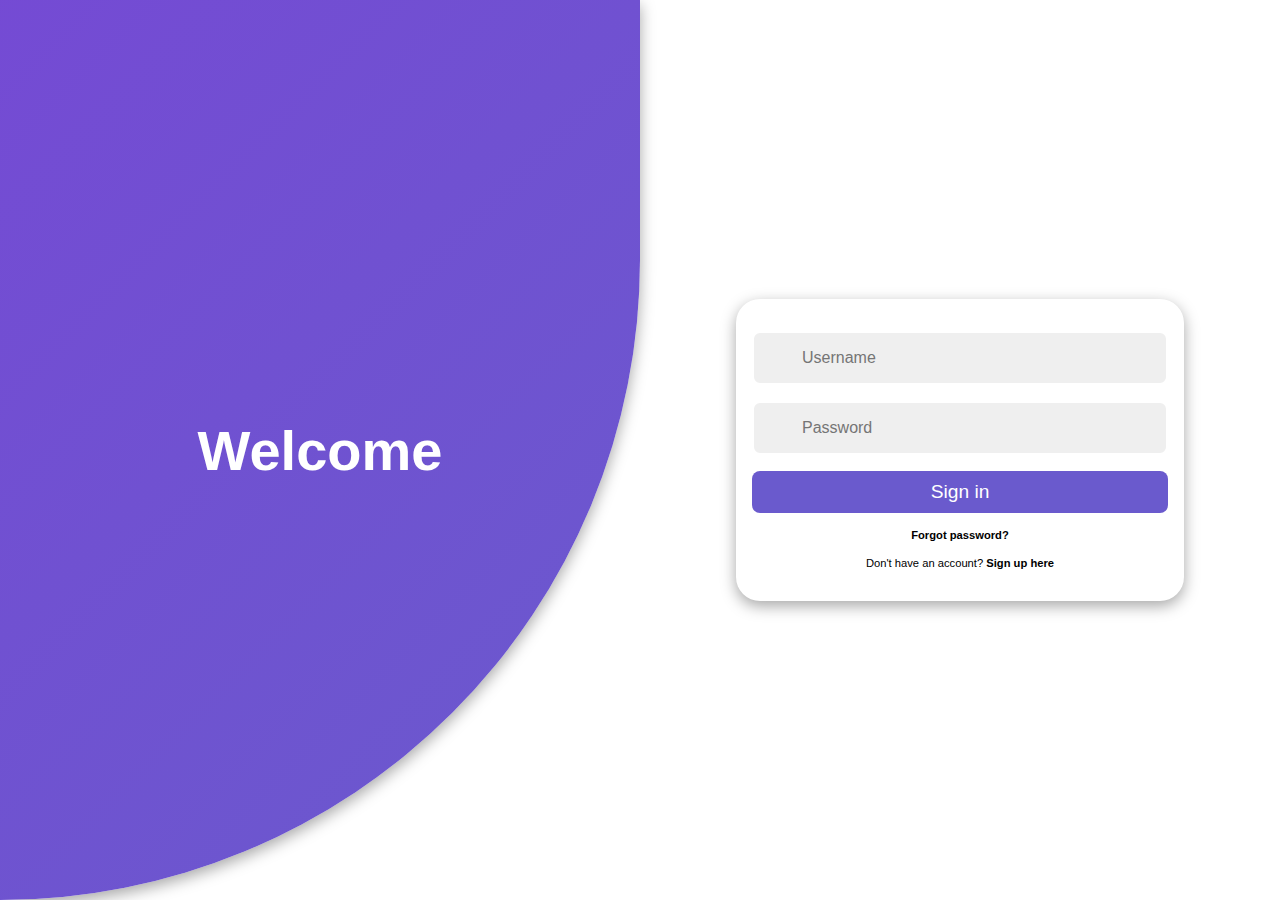
<file: index.html>
<!DOCTYPE html>
<html lang="en">
<head>
  <meta charset="UTF-8">
  <meta name="viewport" content="width=device-width, initial-scale=1">
  <title>Custom Login Modal</title>
  <link rel="stylesheet" href="index.css">
</head>
<body>

<div id="container" class="container">
		<!-- FORM SECTION -->
		<div class="row">
			<!-- SIGN UP -->
			<div class="col align-items-center flex-col sign-up">
				<div class="form-wrapper align-items-center">
					<div class="form sign-up">
						<div class="input-group">
							<i class='bx bxs-user'></i>
							<input type="text" placeholder="Username">
						</div>
						<div class="input-group">
							<i class='bx bx-mail-send'></i>
							<input type="email" placeholder="Email">
						</div>
						<div class="input-group">
							<i class='bx bxs-lock-alt'></i>
							<input type="password" placeholder="Password">
						</div>
						<div class="input-group">
							<i class='bx bxs-lock-alt'></i>
							<input type="password" placeholder="Confirm password">
						</div>
						<button href="game.html">
							Sign up
						</button>
						<p>
							<span>
								Already have an account?
							</span>
							<b onclick="toggle()" class="pointer">
								Sign in here
							</b>
						</p>
					</div>
				</div>
			
			</div>
			<!-- END SIGN UP -->
			<!-- SIGN IN -->
			<div class="col align-items-center flex-col sign-in">
				<div class="form-wrapper align-items-center">
					<div class="form sign-in">
						<div class="input-group">
							<i class='bx bxs-user'></i>
							<input type="text" placeholder="Username">
						</div>
						<div class="input-group">
							<i class='bx bxs-lock-alt'></i>
							<input type="password" placeholder="Password">
						</div>
						<button href="game.html">
							Sign in
						</button>
						<p>
							<b>
								Forgot password?
							</b>
						</p>
						<p>
							<span>
								Don't have an account?
							</span>
							<b onclick="toggle()" class="pointer">
								Sign up here
							</b>
						</p>
					</div>
				</div>
				<div class="form-wrapper">
		
				</div>
			</div>
			<!-- END SIGN IN -->
		</div>
		<!-- END FORM SECTION -->
		<!-- CONTENT SECTION -->
		<div class="row content-row">
			<!-- SIGN IN CONTENT -->
			<div class="col align-items-center flex-col">
				<div class="text sign-in">
					<h2>
						Welcome
					</h2>
	
				</div>
				<div class="img sign-in">
		
				</div>
			</div>
			<!-- END SIGN IN CONTENT -->
			<!-- SIGN UP CONTENT -->
			<div class="col align-items-center flex-col">
				<div class="img sign-up">
				
				</div>
				<div class="text sign-up">
					<h2>
						Join with us
					</h2>
	
				</div>
			</div>
			<!-- END SIGN UP CONTENT -->
		</div>
		<!-- END CONTENT SECTION -->
	</div>


<script>
let container = document.getElementById('container')

toggle = () => {
	container.classList.toggle('sign-in')
	container.classList.toggle('sign-up')
}

setTimeout(() => {
	container.classList.add('sign-in')
}, 200)

document.querySelector('.form.sign-in button').addEventListener('click', () => {
  const username = document.querySelector('.form.sign-in input[type="text"]').value;
  const password = document.querySelector('.form.sign-in input[type="password"]').value;

  if (!username || !password) {
    alert("Please fill in all fields");
  } else {
    // Redirect or validate
    window.location.href = "game.html";
  }
});

document.querySelector('.form.sign-up button').addEventListener('click', () => {
  const username = document.querySelector('.form.sign-up input[type="text"]').value;
  const email = document.querySelector('.form.sign-up input[type="email"]').value;
  const password = document.querySelector('.form.sign-up input[type="password"]').value;

  if (!username || !email || !password) {
    alert("Please complete all fields");
  } else {
    localStorage.setItem("user", JSON.stringify({ username, email, password }));
    alert("Account created!");
    toggle(); // Switch to sign-in view
  }
});


</script>
<script src="https://code.jquery.com/jquery-3.6.0.min.js"></script>
</body>
</html>
</file>
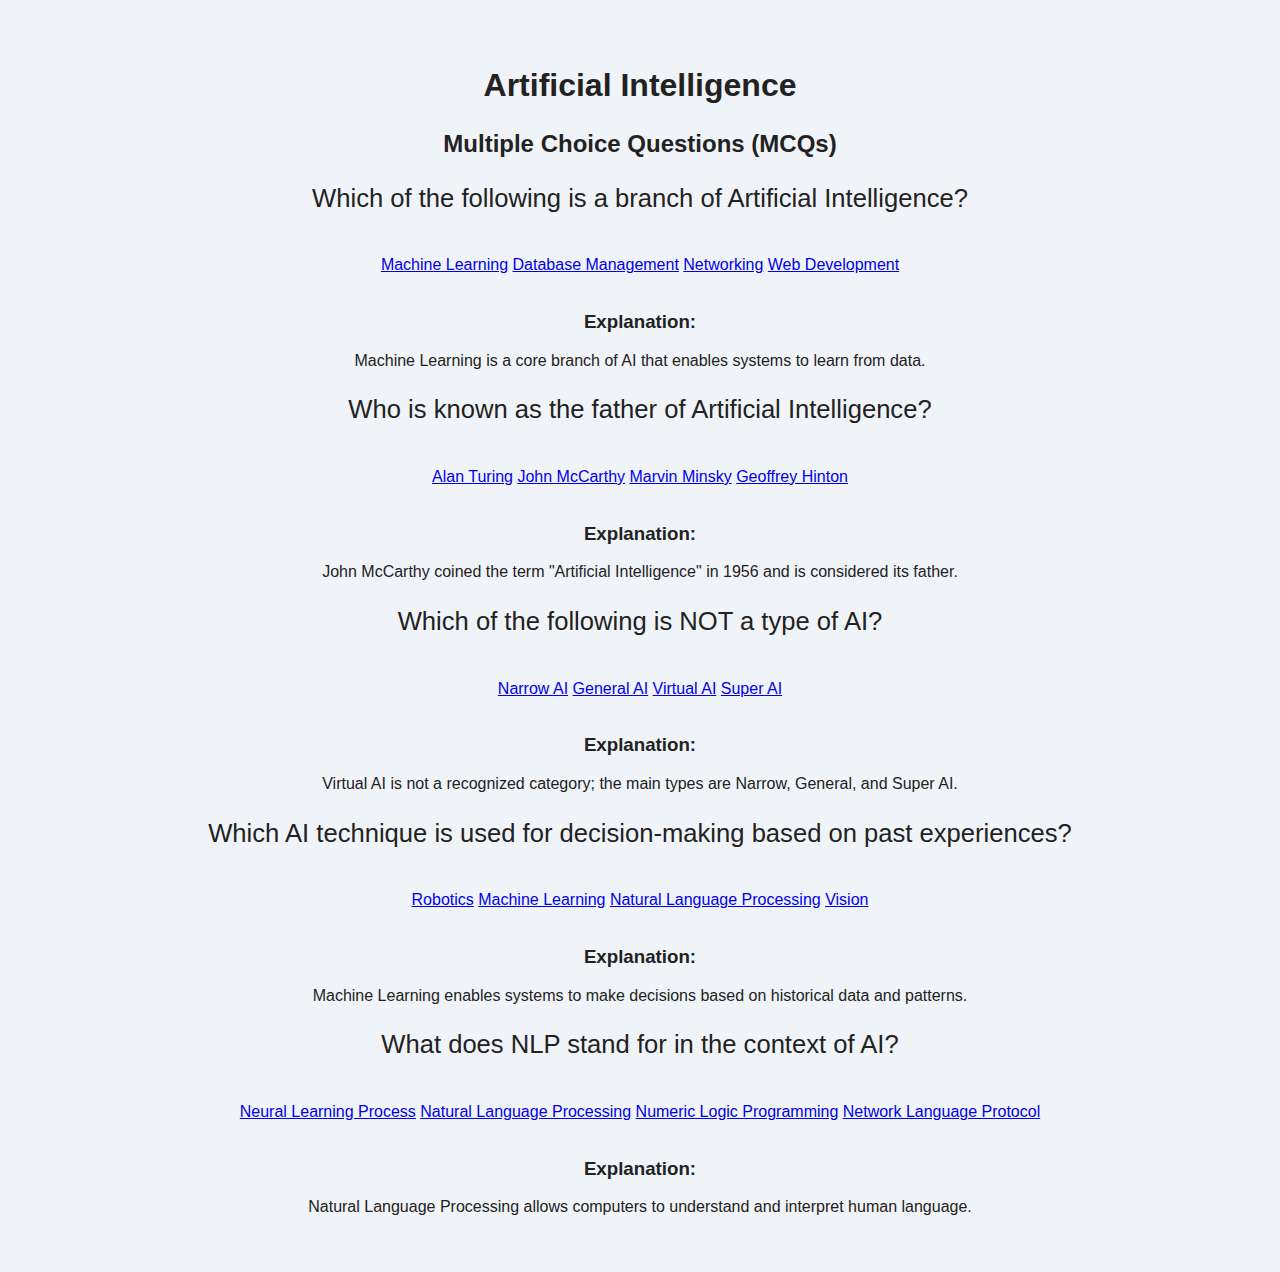
<file: game.html>
<!DOCTYPE html>
<html lang="en">
<head>
  <meta charset="UTF-8">
  <title>Artificial Intelligence - MCQs</title>
   <link href="game.css" rel="stylesheet" />
</head>
<body>

<div class="ans">
  <h2 style="font-size: 2rem;">Artificial Intelligence</h2>
  <h3 style="font-size: 1.5rem;">Multiple Choice Questions (MCQs)</h3>
</div>

  <!-- Question 1 -->
  <div class="QA">
    <div class="Q" id="Q1">
      <p style="font-size: 1.6rem;">Which of the following is a branch of Artificial Intelligence?</p><br>
      <a class="true selected" href="#" style="text-align: center;">Machine Learning</a>
      <a class="false" href="#" style="text-align: center;">Database Management</a>
      <a class="false" href="#" style="text-align: center;">Networking</a>
      <a class="false" href="#" style="text-align: center;">Web Development</a>
    </div><br>
    <div class="A" id="A1">
      <h3>Explanation:</h3>
      <p>Machine Learning is a core branch of AI that enables systems to learn from data.</p>
    </div>
  </div>

  <!-- Question 2 -->
  <div class="QA">
    <div class="Q" id="Q2">
      <p style="font-size: 1.6rem;">Who is known as the father of Artificial Intelligence?</p><br>
      <a class="false" href="#" style="text-align: center;">Alan Turing</a>
      <a class="true selected" href="#" style="text-align: center;">John McCarthy</a>
      <a class="false" href="#" style="text-align: center;">Marvin Minsky</a>
      <a class="false" href="#" style="text-align: center;">Geoffrey Hinton</a>
    </div><br>
    <div class="A" id="A2">
      <h3>Explanation:</h3>
      <p>John McCarthy coined the term "Artificial Intelligence" in 1956 and is considered its father.</p>
    </div>
  </div>

  <!-- Question 3 -->
  <div class="QA">
    <div class="Q" id="Q3">
      <p style="font-size: 1.6rem;">Which of the following is NOT a type of AI?</p><br>
      <a class="false" href="#" style="text-align: center;">Narrow AI</a>
      <a class="false" href="#" style="text-align: center;">General AI</a>
      <a class="true selected" href="#" style="text-align: center;">Virtual AI</a>
      <a class="false" href="#" style="text-align: center;">Super AI</a>
    </div><br>
    <div class="A" id="A3">
      <h3>Explanation:</h3>
      <p>Virtual AI is not a recognized category; the main types are Narrow, General, and Super AI.</p>
    </div>
  </div>

  <!-- Question 4 -->
  <div class="QA">
    <div class="Q" id="Q4">
      <p style="font-size: 1.6rem;">Which AI technique is used for decision-making based on past experiences?</p><br>
      <a class="false" href="#" style="text-align: center;"><span></span>Robotics</a>
      <a class="true selected" href="#" style="text-align: center;">Machine Learning</a>
      <a class="false" href="#" style="text-align: center;">Natural Language Processing</a>
      <a class="false" href="#" style="text-align: center;">Vision</a>
    </div><br>
    <div class="A" id="A4">
      <h3>Explanation:</h3>
      <p>Machine Learning enables systems to make decisions based on historical data and patterns.</p>
    </div>
  </div>

  <!-- Question 5 -->
  <div class="QA">
    <div class="Q" id="Q5">
      <p style="font-size: 1.6rem;">What does NLP stand for in the context of AI?</p><br>
      <a class="false" href="#" style="text-align: center;"><span></span>Neural Learning Process</a>
      <a class="true selected" href="#" style="text-align: center;">Natural Language Processing</a>
      <a class="false" href="#" style="text-align: center;">Numeric Logic Programming</a>
      <a class="false" href="#" style="text-align: center;">Network Language Protocol</a>
    </div><br>
    <div class="A" id="A5">
      <h3>Explanation:</h3>
      <p>Natural Language Processing allows computers to understand and interpret human language.</p>
    </div>
  </div>

</body>
</html>

  <!-- <h3>Answer : B</h3> -->
<!-- <span>B</span> -->
 <!-- <span class="correct"></span> -->
</file>
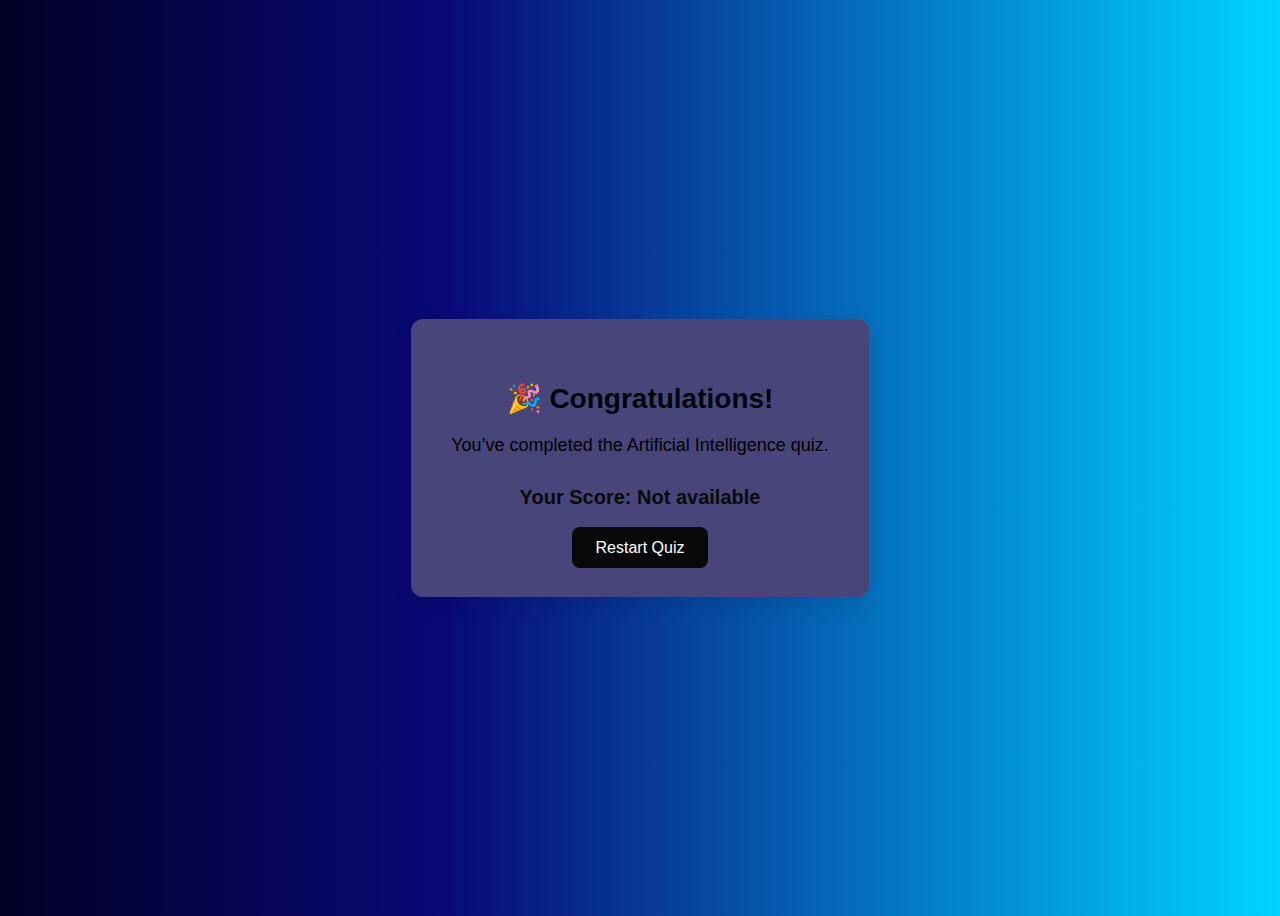
<file: last_page.html>
<!DOCTYPE html>
<html lang="en">
<head>
  <meta charset="UTF-8">
  <title>Quiz Completed</title>
 <link href="last_page.css" rel="stylesheet" />
</head>
<body>

  <div class="last-page">
    <h2>🎉 Congratulations!</h2>
    <p>You’ve completed the Artificial Intelligence quiz.</p>
    <div class="score" id="scoreDisplay">Your Score: -- / 5</div>
    <a href="index.html" class="btn">Restart Quiz</a>
  </div>
 <script>
    // Retrieve score from localStorage
    const score = localStorage.getItem('quizScore');
    const total = 5; // Total number of questions

    if (score !== null) {
      document.getElementById('scoreDisplay').textContent = `Your Score: ${score} / ${total} (${Math.round((score / total) * 100)}%)`;
    } else {
      document.getElementById('scoreDisplay').textContent = `Your Score: Not available`;
    }
  </script>
</body>
</html>
</file>
<file: index.css>
:root {
    --primary-color: #6A5ACD;        /* Slate Blue */
    --secondary-color: #8A2BE2;      /* Blue Violet */
    --black: #000000;
    --white: #ffffff;
    --gray: #efefef;
    --gray-2: #757575;

    --facebook-color: #4267B2;
    --google-color: #DB4437;
    --twitter-color: #1DA1F2;
    --insta-color: #E1306C;
}

@import url('https://fonts.googleapis.com/css2?family=Poppins:wght@200;300;400;500;600&display=swap');

* {
    font-family: 'Poppins', sans-serif;
    margin: 0;
    padding: 0;
    box-sizing: border-box;
}

html,
body {
    height: 100vh;
    overflow: hidden;
}

.container {
    position: relative;
    min-height: 100vh;
    overflow: hidden;
}

.row {
    display: flex;
    flex-wrap: wrap;
    height: 100vh;
}

.col {
    width: 50%;
}

.align-items-center {
    display: flex;
    align-items: center;
    justify-content: center;
    text-align: center;
}

.form-wrapper {
    width: 100%;
    max-width: 28rem;
}

.form {
    padding: 1rem;
    background-color: var(--white);
    border-radius: 1.5rem;
    width: 100%;
    box-shadow: rgba(0, 0, 0, 0.35) 0px 5px 15px;
    transform: scale(0);
    transition: .5s ease-in-out;
    transition-delay: 1s;
}

.input-group {
    position: relative;
    width: 100%;
    margin: 1rem 0;
}

.input-group i {
    position: absolute;
    top: 50%;
    left: 1rem;
    transform: translateY(-50%);
    font-size: 1.4rem;
    color: var(--gray-2);
}

.input-group input {
    width: 100%;
    padding: 1rem 3rem;
    font-size: 1rem;
    background-color: var(--gray);
    border-radius: .5rem;
    border: 0.125rem solid var(--white);
    outline: none;
}

.input-group input:focus {
    border: 0.125rem solid var(--primary-color);
}

.form button {
    cursor: pointer;
    width: 100%;
    padding: .6rem 0;
    border-radius: .5rem;
    border: none;
    background-color: var(--primary-color);
    color: var(--white);
    font-size: 1.2rem;
    outline: none;
}

.form p {
    margin: 1rem 0;
    font-size: .7rem;
}

.flex-col {
    flex-direction: column;
}

.social-list {
    margin: 2rem 0;
    padding: 1rem;
    border-radius: 1.5rem;
    width: 100%;
    box-shadow: rgba(0, 0, 0, 0.35) 0px 5px 15px;
    transform: scale(0);
    transition: .5s ease-in-out;
    transition-delay: 1.2s;
}

.social-list>div {
    color: var(--white);
    margin: 0 .5rem;
    padding: .7rem;
    cursor: pointer;
    border-radius: .5rem;
    cursor: pointer;
    transform: scale(0);
    transition: .5s ease-in-out;
}

.social-list>div:nth-child(1) {
    transition-delay: 1.4s;
}

.social-list>div:nth-child(2) {
    transition-delay: 1.6s;
}

.social-list>div:nth-child(3) {
    transition-delay: 1.8s;
}

.social-list>div:nth-child(4) {
    transition-delay: 2s;
}

.social-list>div>i {
    font-size: 1.5rem;
    transition: .4s ease-in-out;
}

.social-list>div:hover i {
    transform: scale(1.5);
}

.facebook-bg {
    background-color: var(--facebook-color);
}

.google-bg {
    background-color: var(--google-color);
}

.twitter-bg {
    background-color: var(--twitter-color);
}

.insta-bg {
    background-color: var(--insta-color);
}

.pointer {
    cursor: pointer;
}

.container.sign-in .form.sign-in,
.container.sign-in .social-list.sign-in,
.container.sign-in .social-list.sign-in>div,
.container.sign-up .form.sign-up,
.container.sign-up .social-list.sign-up,
.container.sign-up .social-list.sign-up>div {
    transform: scale(1);
}

.content-row {
    position: absolute;
    top: 0;
    left: 0;
    pointer-events: none;
    z-index: 6;
    width: 100%;
}

.text {
    margin: 4rem;
    color: var(--white);
}

.text h2 {
    font-size: 3.5rem;
    font-weight: 800;
    margin: 2rem 0;
    transition: 1s ease-in-out;
}

.text p {
    font-weight: 600;
    transition: 1s ease-in-out;
    transition-delay: .2s;
}

.img img {
    width: 30vw;
    transition: 1s ease-in-out;
    transition-delay: .4s;
}

.text.sign-in h2,
.text.sign-in p,
.img.sign-in img {
    transform: translateX(-250%);
}

.text.sign-up h2,
.text.sign-up p,
.img.sign-up img {
    transform: translateX(250%);
}

.container.sign-in .text.sign-in h2,
.container.sign-in .text.sign-in p,
.container.sign-in .img.sign-in img,
.container.sign-up .text.sign-up h2,
.container.sign-up .text.sign-up p,
.container.sign-up .img.sign-up img {
    transform: translateX(0);
}

/* BACKGROUND */

.container::before {
    content: "";
    position: absolute;
    top: 0;
    right: 0;
    height: 100vh;
    width: 300vw;
    transform: translate(35%, 0);
    background-image: linear-gradient(-45deg, var(--primary-color) 0%, var(--secondary-color) 100%);
    transition: 1s ease-in-out;
    z-index: 6;
    box-shadow: rgba(0, 0, 0, 0.35) 0px 5px 15px;
    border-bottom-right-radius: max(50vw, 50vh);
    border-top-left-radius: max(50vw, 50vh);
}

.container.sign-in::before {
    transform: translate(0, 0);
    right: 50%;
}

.container.sign-up::before {
    transform: translate(100%, 0);
    right: 50%;
}

/* RESPONSIVE */

@media only screen and (max-width: 425px) {

    .container::before,
    .container.sign-in::before,
    .container.sign-up::before {
        height: 100vh;
        border-bottom-right-radius: 0;
        border-top-left-radius: 0;
        z-index: 0;
        transform: none;
        right: 0;
    }

    .container.sign-in .col.sign-in,
    .container.sign-up .col.sign-up {
        transform: translateY(0);
    }

    .content-row {
        align-items: flex-start !important;
    }

    .content-row .col {
        transform: translateY(0);
        background-color: unset;
    }

    .col {
        width: 100%;
        position: absolute;
        padding: 2rem;
        background-color: var(--white);
        border-top-left-radius: 2rem;
        border-top-right-radius: 2rem;
        transform: translateY(100%);
        transition: 1s ease-in-out;
    }

    .row {
        align-items: flex-end;
        justify-content: flex-end;
    }

    .form,
    .social-list {
        box-shadow: none;
        margin: 0;
        padding: 0;
    }

    .text {
        margin: 0;
    }

    .text p {
        display: none;
    }

    .text h2 {
        margin: .5rem;
        font-size: 2rem;
    }
}
/* ============================= */
/* 📱 PHONE VIEW (up to 767px) */
/* ============================= */
@media only screen and (max-width: 767px) {

  html, body {
    overflow: auto;
    height: auto;
  }

  /* Background gradient adjustments */
  .container::before,
  .container.sign-in::before,
  .container.sign-up::before {
    height: 100%;
    width: 100%;
    right: 0;
    transform: none;
    border-radius: 0;
    box-shadow: none;
  }

  .container {
    min-height: 100vh;
    display: flex;
    flex-direction: column;
    overflow: visible;
  }

  .row {
    flex-direction: column;
    height: auto;
    align-items: center;
    justify-content: center;
  }

  .col {
    width: 100%;
    position: relative;
    padding: 2rem 1.5rem;
    background-color: var(--white);
    border-radius: 1.5rem;
    transform: none;
    box-shadow: none;
  }

  .form-wrapper {
    width: 100%;
    max-width: 22rem;
  }

  .form {
    padding: 1.5rem;
    box-shadow: none;
    border-radius: 1rem;
  }

  .input-group {
    margin: 0.8rem 0;
  }

  .input-group i {
    font-size: 1.2rem;
  }

  .input-group input {
    font-size: 1rem;
    padding: 0.9rem 2.5rem;
  }

  .form button {
    font-size: 1rem;
    padding: 0.9rem;
    margin-top: 0.8rem;
  }

  .text {
    margin: 1rem 0;
    color: var(--primary-color);
    text-align: center;
  }

  .text h2 {
    font-size: 1.8rem;
    margin-bottom: 1rem;
  }

  .text p {
    display: none;
  }

  .img img {
    width: 65vw;
    max-width: 250px;
  }

  /* Hide extra background transitions */
  .content-row {
    position: static;
  }

  /* Hide overlapping animated parts */
  .container.sign-in .text.sign-up,
  .container.sign-up .text.sign-in {
    display: none;
  }
}
</file>
<file: game.css>
:root {
  --primary-color: #00aaff;       /* Sky Blue */
  --secondary-color: #7a42f4;     /* Soft Purple */
  --correct-color: #28a745;       /* Green */
  --wrong-color: #dc3545;         /* Red */
  --text-color: #222;
  --background: #f0f4f8;
  --card-bg: #ffffff;
  --option-bg: #e0ecff;
  --option-text: #000;
}

body {
  font-family: Arial, sans-serif;
  background: var(--background);
  color: var(--text-color);
  text-align: center;
  padding: 40px 20px;
  margin: 0;
}

.container {
  max-width: 700px;
  margin: auto;
  background: var(--card-bg);
  padding: 30px;
  border-radius: 12px;
  box-shadow: 0 4px 15px rgba(0, 0, 0, 0.1);
}

#timer {
  font-size: 1.2rem;
  margin-bottom: 20px;
  font-weight: bold;
  color: var(--secondary-color);
}

.question {
  display: none;
  margin-bottom: 20px;
}

.question.active {
  display: block;
}

.option {
  display: block;
  width: 100%;
  margin: 12px 0;
  padding: 15px;
  font-size: 16px;
  border: 2px solid transparent;
  border-radius: 6px;
  cursor: pointer;
  background-color: var(--option-bg);
  color: var(--option-text);
  transition: background-color 0.3s, border-color 0.3s;
}

.option:hover {
  background-color: #c0dcff;
}

.correct {
  background-color: var(--correct-color);
  color: #fff;
  border-color: var(--correct-color);
}

.wrong {
  background-color: var(--wrong-color);
  color: #fff;
  border-color: var(--wrong-color);
}

button {
  padding: 10px 20px;
  margin: 10px;
  font-size: 1rem;
  cursor: pointer;
  border: none;
  border-radius: 6px;
  background-color: var(--primary-color);
  color: white;
  transition: background-color 0.3s;
}

button:hover {
  background-color: var(--secondary-color);
}

#feedback {
  font-size: 1.2rem;
  margin-top: 20px;
  font-weight: bold;
}

#result-section {
  display: none;
}

.answer-review {
  text-align: left;
  margin-top: 30px;
  background: #f9f9f9;
  padding: 20px;
  border-radius: 10px;
}

.answer-review h3 {
  margin-bottom: 10px;
  color: var(--primary-color);
}

.answer-review p {
  margin: 6px 0;
  line-height: 1.4;
}

/* Responsive */
@media (max-width: 600px) {
  .container {
    padding: 20px;
  }

  .option {
    font-size: 14px;
    padding: 12px;
  }

  button {
    width: 100%;
    margin: 10px 0;
  }
}
</file>
<file: last_page.css>
body {
      font-family: 'Segoe UI', Tahoma, Geneva, Verdana, sans-serif;
      display: flex;
      justify-content: center;
      align-items: center;
      height: 100vh;
      color: black;
      background: #020024;
      background: linear-gradient(90deg, rgba(2, 0, 36, 1) 0%, rgba(9, 9, 121, 1) 35%, rgba(0, 212, 255, 1) 100%);
}


    .last-page {
      background-color: #47457A;
      padding: 40px;
      border-radius: 12px;
      box-shadow: 0 8px 20px rgba(0, 0, 0, 0.1);
      text-align: center;
      max-width: 500px;
    }

    .last-page h2 {
      font-size: 28px;
      color: #00050a;
      margin-bottom: 20px;
    }

    .last-page p {
      font-size: 18px;
      margin-bottom: 30px;
    }

    .btn {
      background-color: #090909;
      color: white;
      padding: 12px 24px;
      border: none;
      border-radius: 8px;
      font-size: 16px;
      cursor: pointer;
      text-decoration: none;
      transition: background-color 0.3s ease;
    }

    .btn:hover {
      background-color: #81ccfa;
    }

    .score {
      font-size: 20px;
      font-weight: bold;
      color: #0a0a0a;
      margin-bottom: 30px;
    }
</file>
